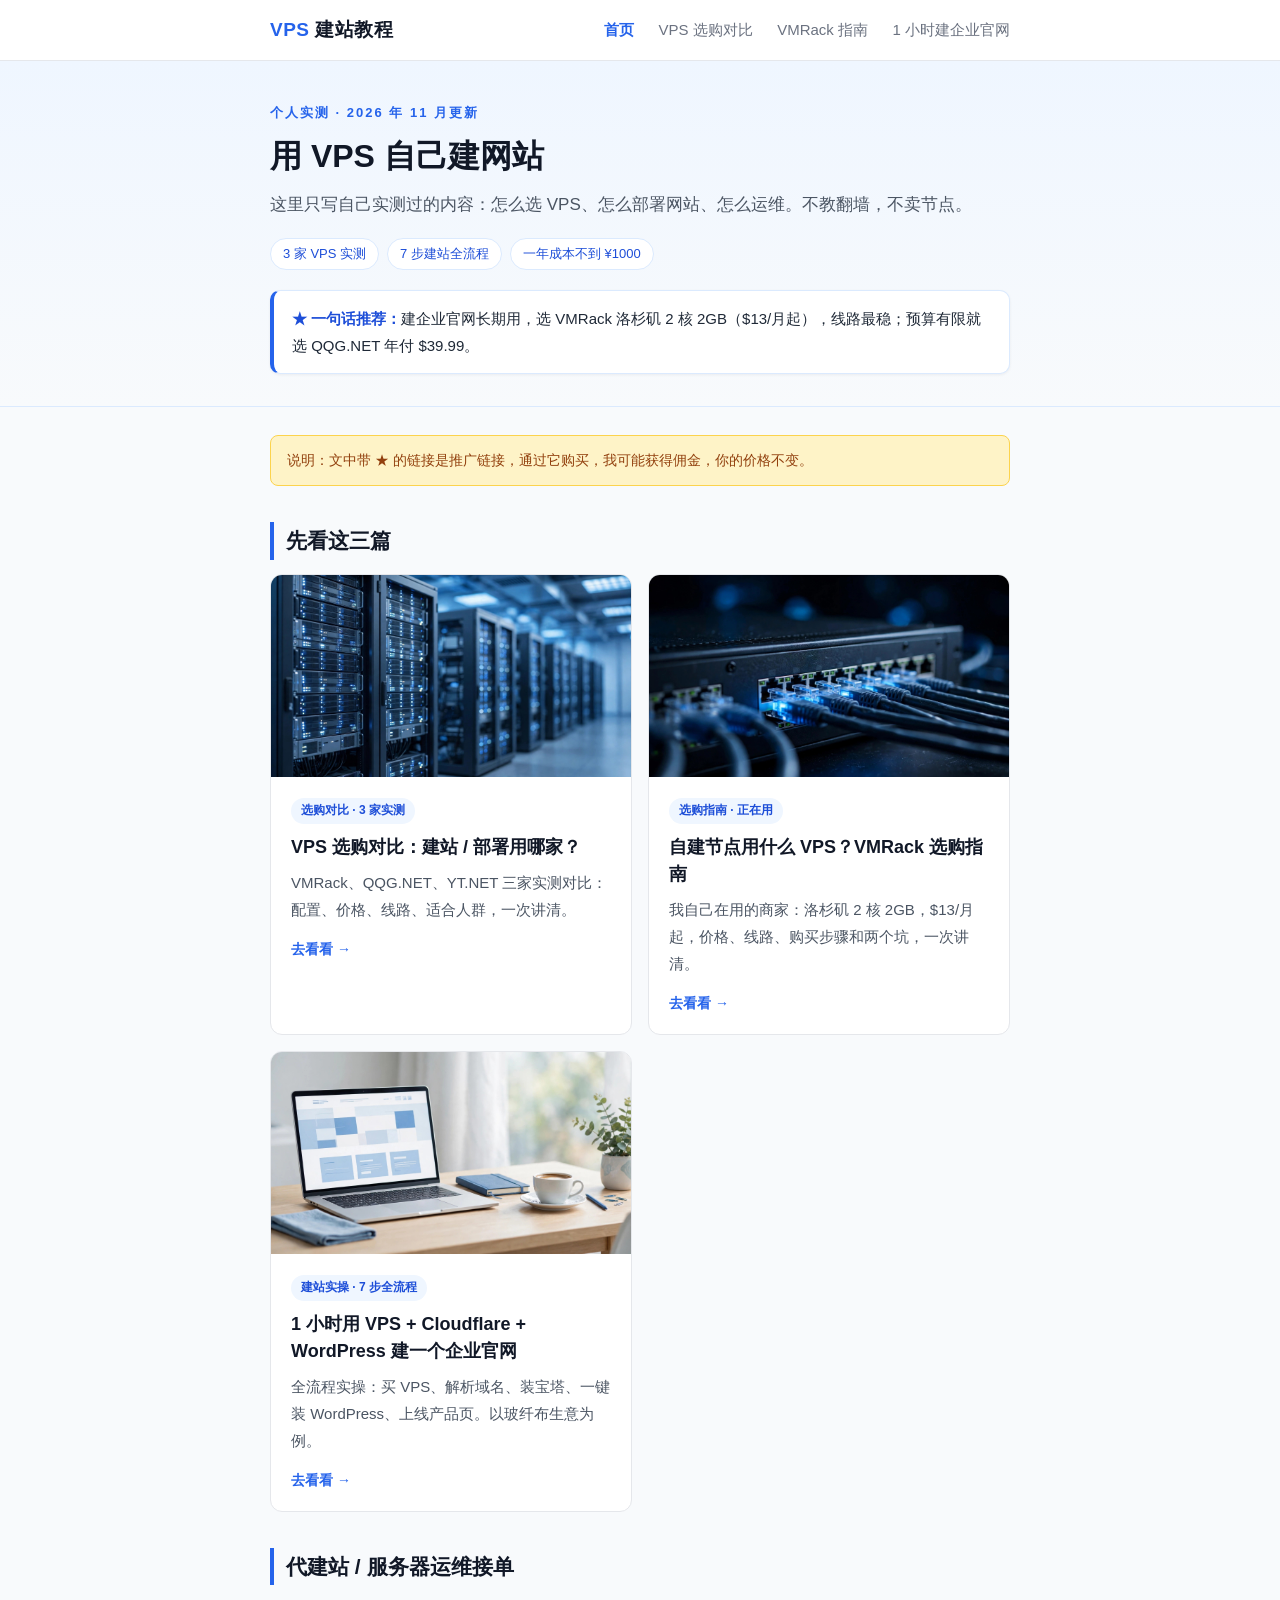
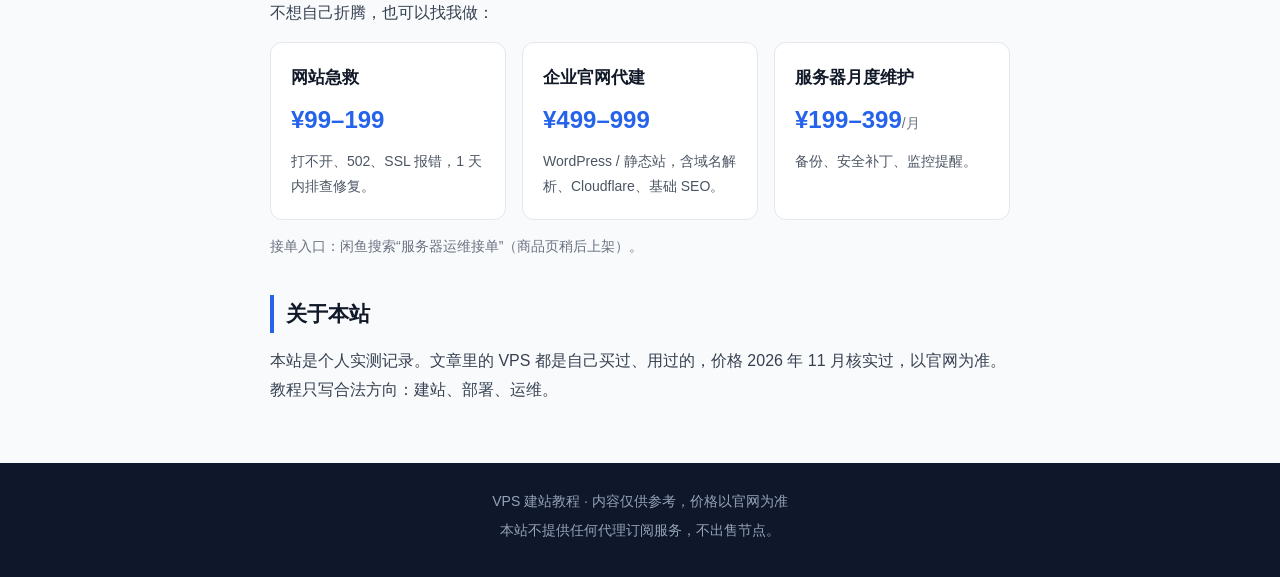
<file: public/index.html>
<!DOCTYPE html>
<html lang="zh-CN">
<head>
<meta charset="UTF-8">
<meta name="viewport" content="width=device-width, initial-scale=1.0">
<title>VPS 建站教程 | 用 VPS 自己建网站</title>
<meta name="description" content="只写自己实测过的内容：怎么选 VPS、怎么用 VPS + Cloudflare + WordPress 建网站、怎么运维。不教翻墙，不卖节点。">
<link rel="stylesheet" href="style.css">
</head>
<body>
<header class="site-header">
  <div class="wrap">
    <a class="logo" href="index.html"><span>VPS</span> 建站教程</a>
    <nav>
      <a href="index.html" class="active">首页</a>
      <a href="vps-compare.html">VPS 选购对比</a>
      <a href="vmrack-guide.html">VMRack 指南</a>
      <a href="wordpress-site-1hour.html">1 小时建企业官网</a>
    </nav>
  </div>
</header>

<section class="hero">
  <div class="wrap">
    <p class="eyebrow">个人实测 · 2026 年 11 月更新</p>
    <h1>用 VPS 自己建网站</h1>
    <p class="lead">这里只写自己实测过的内容：怎么选 VPS、怎么部署网站、怎么运维。不教翻墙，不卖节点。</p>
    <div class="chips">
      <span class="chip">3 家 VPS 实测</span>
      <span class="chip">7 步建站全流程</span>
      <span class="chip">一年成本不到 ¥1000</span>
    </div>
    <div class="pick-bar"><strong>★ 一句话推荐：</strong>建企业官网长期用，选 VMRack 洛杉矶 2 核 2GB（$13/月起），线路最稳；预算有限就选 QQG.NET 年付 $39.99。</div>
  </div>
</section>

<main>
  <div class="wrap">
    <div class="notice">
      说明：文中带 ★ 的链接是推广链接，通过它购买，我可能获得佣金，你的价格不变。
    </div>

    <h2>先看这三篇</h2>
    <div class="cards">
      <a class="card" href="vps-compare.html">
        <img class="cover" src="images/vps-compare-cover.jpg" alt="服务器机房" loading="lazy">
        <div class="card-body">
          <span class="tag">选购对比 · 3 家实测</span>
          <h3>VPS 选购对比：建站 / 部署用哪家？</h3>
          <p>VMRack、QQG.NET、YT.NET 三家实测对比：配置、价格、线路、适合人群，一次讲清。</p>
          <span class="more">去看看 →</span>
        </div>
      </a>
      <a class="card" href="vmrack-guide.html">
        <img class="cover" src="images/vmrack-guide-cover.jpg" alt="交换机与网线" loading="lazy">
        <div class="card-body">
          <span class="tag">选购指南 · 正在用</span>
          <h3>自建节点用什么 VPS？VMRack 选购指南</h3>
          <p>我自己在用的商家：洛杉矶 2 核 2GB，$13/月起，价格、线路、购买步骤和两个坑，一次讲清。</p>
          <span class="more">去看看 →</span>
        </div>
      </a>
      <a class="card" href="wordpress-site-1hour.html">
        <img class="cover" src="images/wordpress-cover.jpg" alt="在笔记本电脑上搭建企业官网" loading="lazy">
        <div class="card-body">
          <span class="tag">建站实操 · 7 步全流程</span>
          <h3>1 小时用 VPS + Cloudflare + WordPress 建一个企业官网</h3>
          <p>全流程实操：买 VPS、解析域名、装宝塔、一键装 WordPress、上线产品页。以玻纤布生意为例。</p>
          <span class="more">去看看 →</span>
        </div>
      </a>
    </div>

    <h2>代建站 / 服务器运维接单</h2>
    <p>不想自己折腾，也可以找我做：</p>
    <div class="services">
      <div class="service">
        <h3>网站急救</h3>
        <p class="price">¥99–199</p>
        <p>打不开、502、SSL 报错，1 天内排查修复。</p>
      </div>
      <div class="service">
        <h3>企业官网代建</h3>
        <p class="price">¥499–999</p>
        <p>WordPress / 静态站，含域名解析、Cloudflare、基础 SEO。</p>
      </div>
      <div class="service">
        <h3>服务器月度维护</h3>
        <p class="price">¥199–399<small>/月</small></p>
        <p>备份、安全补丁、监控提醒。</p>
      </div>
    </div>
    <p class="order-note">接单入口：闲鱼搜索“服务器运维接单”（商品页稍后上架）。</p>

    <h2>关于本站</h2>
    <p>本站是个人实测记录。文章里的 VPS 都是自己买过、用过的，价格 2026 年 11 月核实过，以官网为准。教程只写合法方向：建站、部署、运维。</p>
  </div>
</main>

<footer class="site-footer">
  <div class="wrap">
    <p>VPS 建站教程 · 内容仅供参考，价格以官网为准</p>
    <p>本站不提供任何代理订阅服务，不出售节点。</p>
  </div>
</footer>
</body>
</html>
</file>
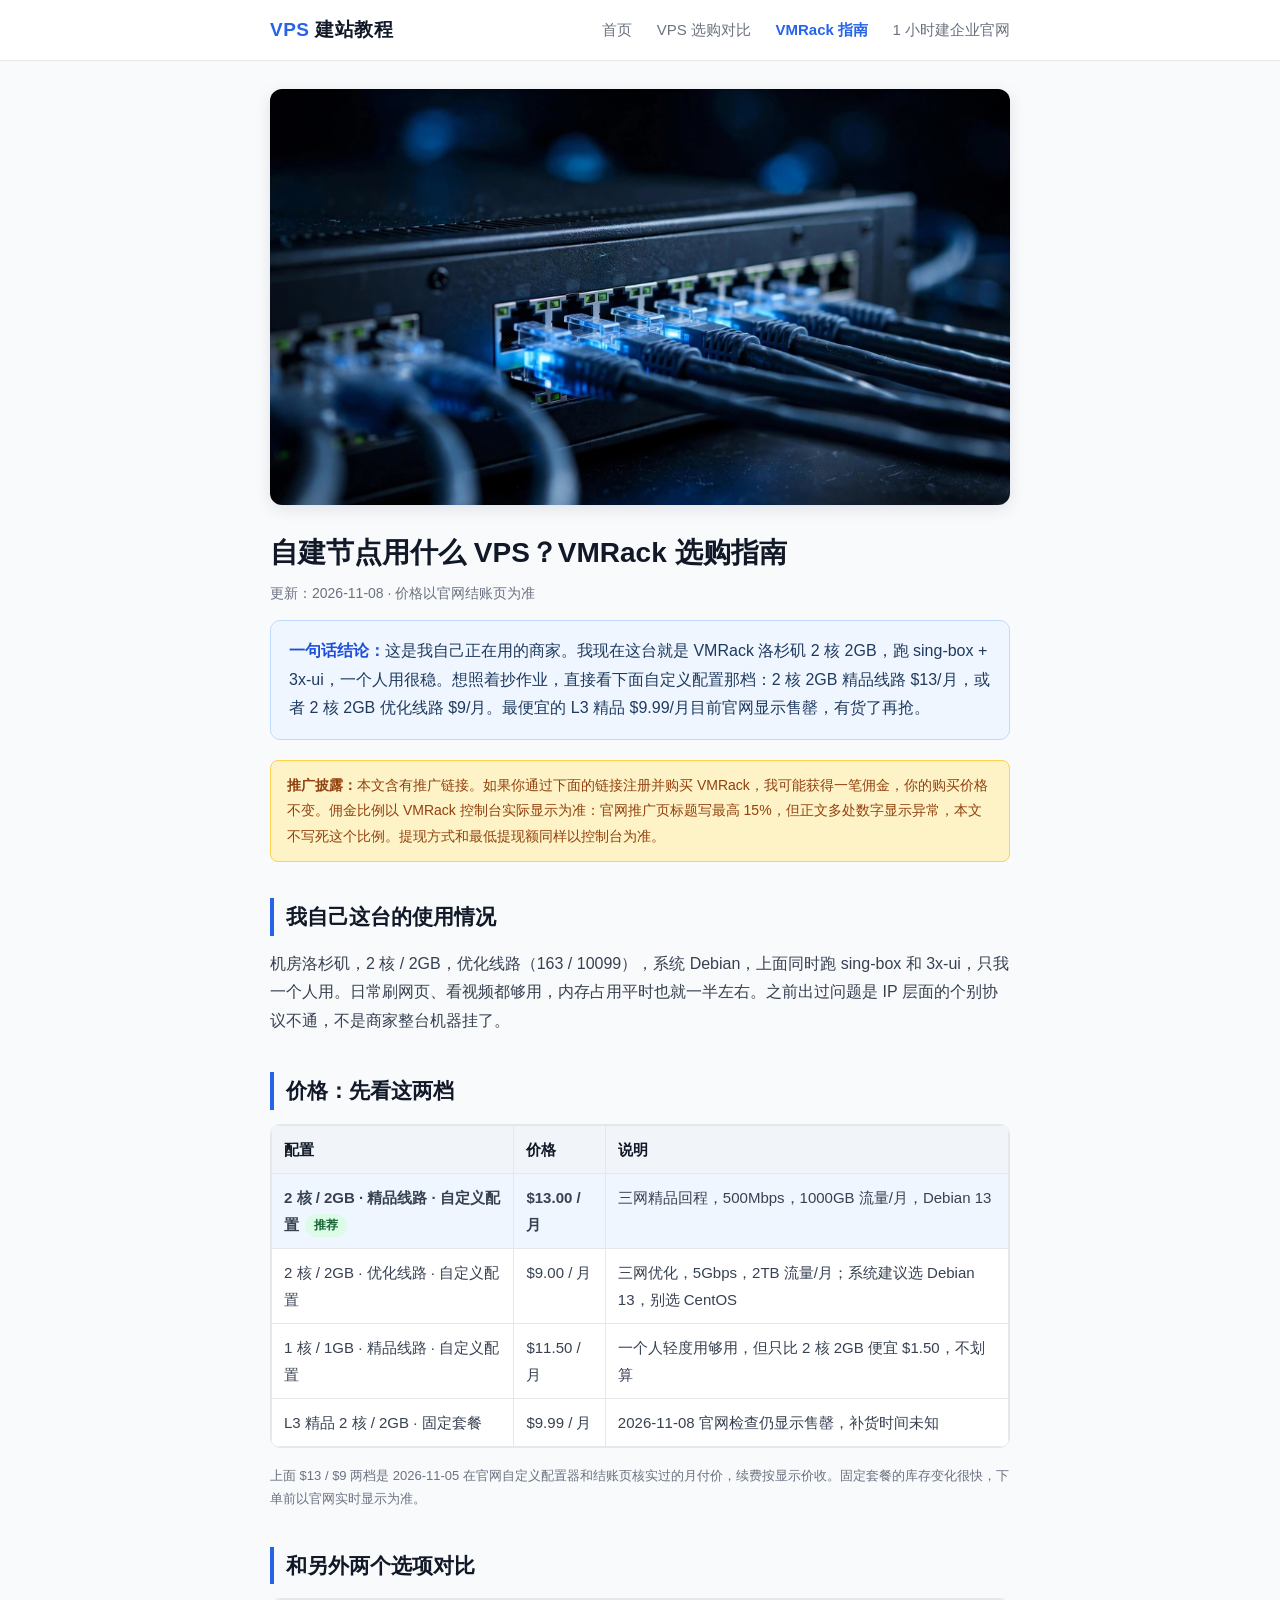
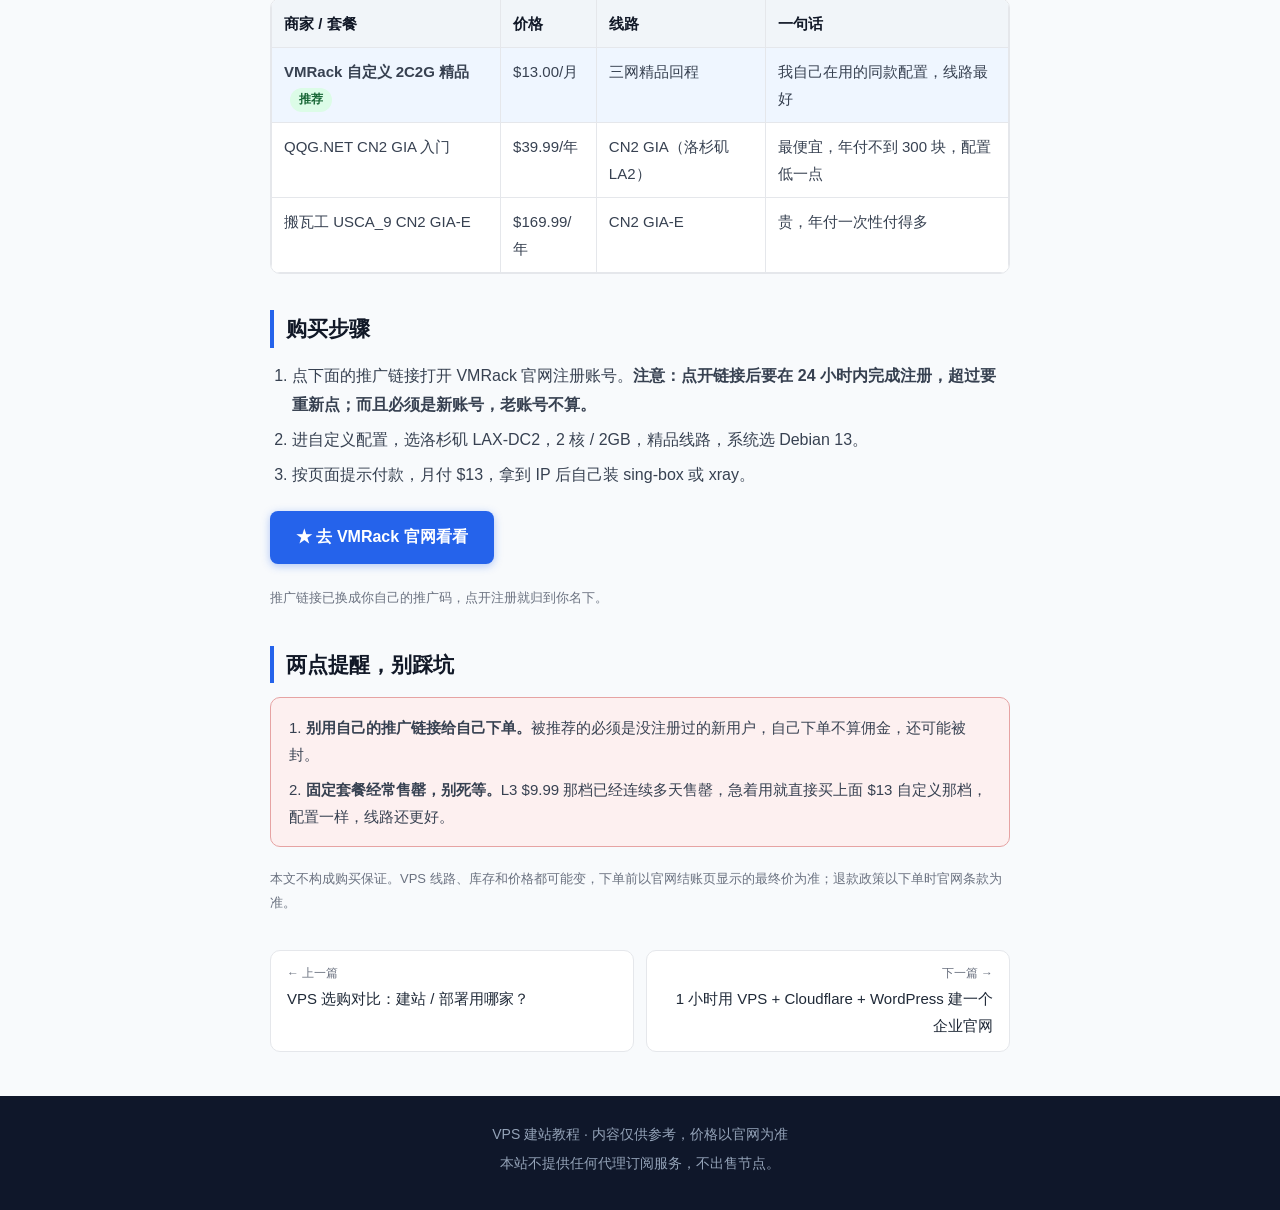
<file: public/vmrack-guide.html>
<!DOCTYPE html>
<html lang="zh-CN">
<head>
<meta charset="UTF-8">
<meta name="viewport" content="width=device-width, initial-scale=1.0">
<title>自建节点用什么 VPS？VMRack 选购指南 | VPS 建站教程</title>
<meta name="description" content="我自己正在用的商家：VMRack 洛杉矶 2 核 2GB，跑 sing-box + 3x-ui。价格、线路、购买步骤和两个坑，一次讲清。">
<link rel="stylesheet" href="style.css">
</head>
<body>
<header class="site-header">
  <div class="wrap">
    <a class="logo" href="index.html"><span>VPS</span> 建站教程</a>
    <nav>
      <a href="index.html">首页</a>
      <a href="vps-compare.html">VPS 选购对比</a>
      <a href="vmrack-guide.html" class="active">VMRack 指南</a>
      <a href="wordpress-site-1hour.html">1 小时建企业官网</a>
    </nav>
  </div>
</header>

<main>
  <div class="wrap">
    <img class="cover-banner" src="images/vmrack-guide-cover.jpg" alt="交换机与网线">
    <h1>自建节点用什么 VPS？VMRack 选购指南</h1>
    <p class="meta">更新：2026-11-08 · 价格以官网结账页为准</p>

    <div class="conclusion"><strong>一句话结论：</strong>这是我自己正在用的商家。我现在这台就是 VMRack 洛杉矶 2 核 2GB，跑 sing-box + 3x-ui，一个人用很稳。想照着抄作业，直接看下面自定义配置那档：2 核 2GB 精品线路 $13/月，或者 2 核 2GB 优化线路 $9/月。最便宜的 L3 精品 $9.99/月目前官网显示售罄，有货了再抢。</div>

    <div class="notice">
      <strong>推广披露：</strong>本文含有推广链接。如果你通过下面的链接注册并购买 VMRack，我可能获得一笔佣金，你的购买价格不变。佣金比例以 VMRack 控制台实际显示为准：官网推广页标题写最高 15%，但正文多处数字显示异常，本文不写死这个比例。提现方式和最低提现额同样以控制台为准。
    </div>

    <h2>我自己这台的使用情况</h2>
    <p>机房洛杉矶，2 核 / 2GB，优化线路（163 / 10099），系统 Debian，上面同时跑 sing-box 和 3x-ui，只我一个人用。日常刷网页、看视频都够用，内存占用平时也就一半左右。之前出过问题是 IP 层面的个别协议不通，不是商家整台机器挂了。</p>

    <h2>价格：先看这两档</h2>
    <div class="table-scroll">
    <table>
      <tr><th>配置</th><th>价格</th><th>说明</th></tr>
      <tr class="pick">
        <td><strong>2 核 / 2GB · 精品线路 · 自定义配置</strong><span class="badge">推荐</span></td>
        <td><strong>$13.00 / 月</strong></td>
        <td>三网精品回程，500Mbps，1000GB 流量/月，Debian 13</td>
      </tr>
      <tr>
        <td>2 核 / 2GB · 优化线路 · 自定义配置</td>
        <td>$9.00 / 月</td>
        <td>三网优化，5Gbps，2TB 流量/月；系统建议选 Debian 13，别选 CentOS</td>
      </tr>
      <tr>
        <td>1 核 / 1GB · 精品线路 · 自定义配置</td>
        <td>$11.50 / 月</td>
        <td>一个人轻度用够用，但只比 2 核 2GB 便宜 $1.50，不划算</td>
      </tr>
      <tr>
        <td>L3 精品 2 核 / 2GB · 固定套餐</td>
        <td>$9.99 / 月</td>
        <td>2026-11-08 官网检查仍显示售罄，补货时间未知</td>
      </tr>
    </table>
    </div>
    <p class="small">上面 $13 / $9 两档是 2026-11-05 在官网自定义配置器和结账页核实过的月付价，续费按显示价收。固定套餐的库存变化很快，下单前以官网实时显示为准。</p>

    <h2>和另外两个选项对比</h2>
    <div class="table-scroll">
    <table>
      <tr><th>商家 / 套餐</th><th>价格</th><th>线路</th><th>一句话</th></tr>
      <tr class="pick">
        <td><strong>VMRack 自定义 2C2G 精品</strong><span class="badge">推荐</span></td>
        <td>$13.00/月</td>
        <td>三网精品回程</td>
        <td>我自己在用的同款配置，线路最好</td>
      </tr>
      <tr>
        <td>QQG.NET CN2 GIA 入门</td>
        <td>$39.99/年</td>
        <td>CN2 GIA（洛杉矶 LA2）</td>
        <td>最便宜，年付不到 300 块，配置低一点</td>
      </tr>
      <tr>
        <td>搬瓦工 USCA_9 CN2 GIA-E</td>
        <td>$169.99/年</td>
        <td>CN2 GIA-E</td>
        <td>贵，年付一次性付得多</td>
      </tr>
    </table>
    </div>

    <h2>购买步骤</h2>
    <ol>
      <li>点下面的推广链接打开 VMRack 官网注册账号。<strong>注意：点开链接后要在 24 小时内完成注册，超过要重新点；而且必须是新账号，老账号不算。</strong></li>
      <li>进自定义配置，选洛杉矶 LAX-DC2，2 核 / 2GB，精品线路，系统选 Debian 13。</li>
      <li>按页面提示付款，月付 $13，拿到 IP 后自己装 sing-box 或 xray。</li>
    </ol>

    <p><a class="btn" href="https://www.vmrack.net?ref_code=5vLTWk6Bc1M" rel="sponsored" target="_blank">★ 去 VMRack 官网看看</a></p>
    <p class="small">推广链接已换成你自己的推广码，点开注册就归到你名下。</p>

    <h2>两点提醒，别踩坑</h2>
    <div class="warn">
      <p>1. <strong>别用自己的推广链接给自己下单。</strong>被推荐的必须是没注册过的新用户，自己下单不算佣金，还可能被封。</p>
      <p>2. <strong>固定套餐经常售罄，别死等。</strong>L3 $9.99 那档已经连续多天售罄，急着用就直接买上面 $13 自定义那档，配置一样，线路还更好。</p>
    </div>

    <p class="small">本文不构成购买保证。VPS 线路、库存和价格都可能变，下单前以官网结账页显示的最终价为准；退款政策以下单时官网条款为准。</p>

    <div class="pager">
      <a href="vps-compare.html"><span>← 上一篇</span>VPS 选购对比：建站 / 部署用哪家？</a>
      <a class="next" href="wordpress-site-1hour.html"><span>下一篇 →</span>1 小时用 VPS + Cloudflare + WordPress 建一个企业官网</a>
    </div>
  </div>
</main>

<footer class="site-footer">
  <div class="wrap">
    <p>VPS 建站教程 · 内容仅供参考，价格以官网为准</p>
    <p>本站不提供任何代理订阅服务，不出售节点。</p>
  </div>
</footer>
</body>
</html>
</file>
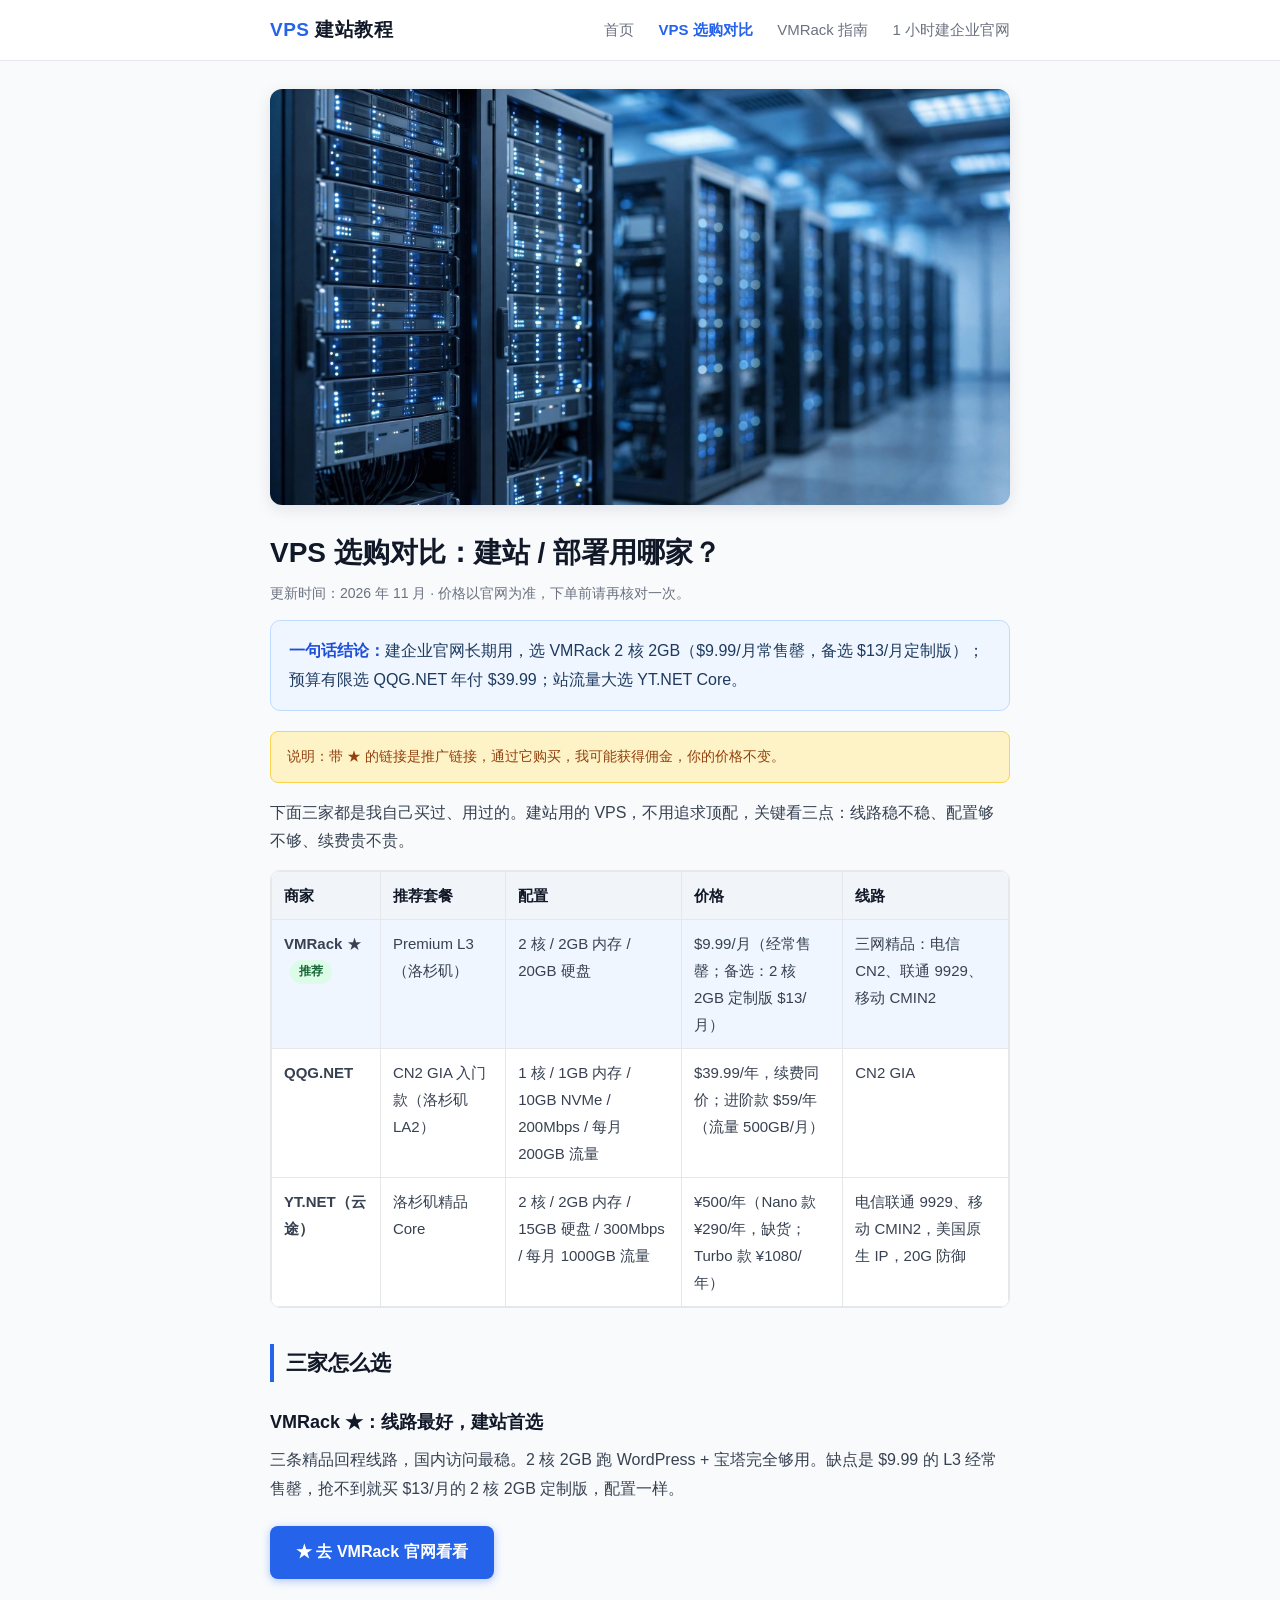
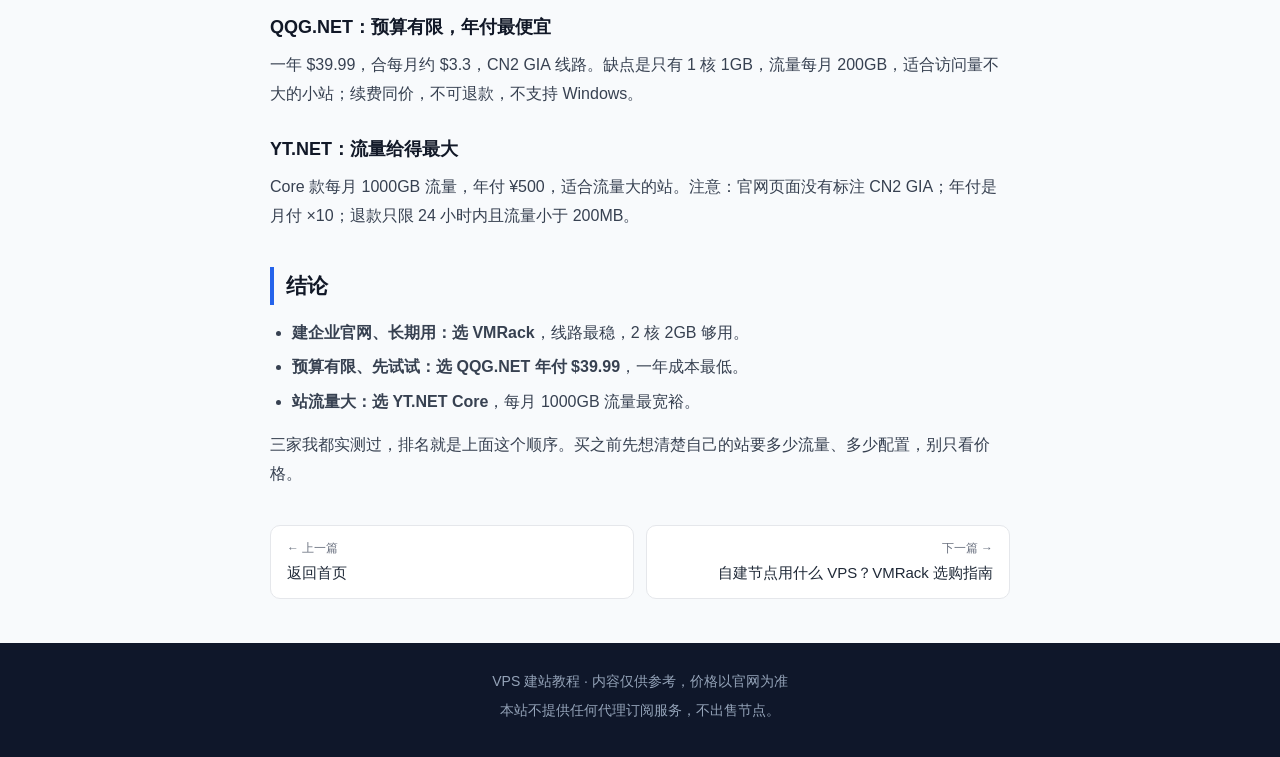
<file: public/vps-compare.html>
<!DOCTYPE html>
<html lang="zh-CN">
<head>
<meta charset="UTF-8">
<meta name="viewport" content="width=device-width, initial-scale=1.0">
<title>VPS 选购对比：建站 / 部署用哪家？| VPS 建站教程</title>
<meta name="description" content="VMRack、QQG.NET、YT.NET 三家实测对比：配置、价格、线路、适合人群。">
<link rel="stylesheet" href="style.css">
</head>
<body>
<header class="site-header">
  <div class="wrap">
    <a class="logo" href="index.html"><span>VPS</span> 建站教程</a>
    <nav>
      <a href="index.html">首页</a>
      <a href="vps-compare.html" class="active">VPS 选购对比</a>
      <a href="vmrack-guide.html">VMRack 指南</a>
      <a href="wordpress-site-1hour.html">1 小时建企业官网</a>
    </nav>
  </div>
</header>

<main>
  <div class="wrap">
    <img class="cover-banner" src="images/vps-compare-cover.jpg" alt="服务器机房">
    <h1>VPS 选购对比：建站 / 部署用哪家？</h1>
    <p class="meta">更新时间：2026 年 11 月 · 价格以官网为准，下单前请再核对一次。</p>

    <div class="conclusion"><strong>一句话结论：</strong>建企业官网长期用，选 VMRack 2 核 2GB（$9.99/月常售罄，备选 $13/月定制版）；预算有限选 QQG.NET 年付 $39.99；站流量大选 YT.NET Core。</div>

    <div class="notice">
      说明：带 ★ 的链接是推广链接，通过它购买，我可能获得佣金，你的价格不变。
    </div>

    <p>下面三家都是我自己买过、用过的。建站用的 VPS，不用追求顶配，关键看三点：线路稳不稳、配置够不够、续费贵不贵。</p>

    <div class="table-scroll">
    <table>
      <tr><th>商家</th><th>推荐套餐</th><th>配置</th><th>价格</th><th>线路</th></tr>
      <tr class="pick">
        <td><strong>VMRack</strong> ★<span class="badge">推荐</span></td>
        <td>Premium L3（洛杉矶）</td>
        <td>2 核 / 2GB 内存 / 20GB 硬盘</td>
        <td>$9.99/月（经常售罄；备选：2 核 2GB 定制版 $13/月）</td>
        <td>三网精品：电信 CN2、联通 9929、移动 CMIN2</td>
      </tr>
      <tr>
        <td><strong>QQG.NET</strong></td>
        <td>CN2 GIA 入门款（洛杉矶 LA2）</td>
        <td>1 核 / 1GB 内存 / 10GB NVMe / 200Mbps / 每月 200GB 流量</td>
        <td>$39.99/年，续费同价；进阶款 $59/年（流量 500GB/月）</td>
        <td>CN2 GIA</td>
      </tr>
      <tr>
        <td><strong>YT.NET（云途）</strong></td>
        <td>洛杉矶精品 Core</td>
        <td>2 核 / 2GB 内存 / 15GB 硬盘 / 300Mbps / 每月 1000GB 流量</td>
        <td>¥500/年（Nano 款 ¥290/年，缺货；Turbo 款 ¥1080/年）</td>
        <td>电信联通 9929、移动 CMIN2，美国原生 IP，20G 防御</td>
      </tr>
    </table>
    </div>

    <h2>三家怎么选</h2>

    <h3>VMRack ★：线路最好，建站首选</h3>
    <p>三条精品回程线路，国内访问最稳。2 核 2GB 跑 WordPress + 宝塔完全够用。缺点是 $9.99 的 L3 经常售罄，抢不到就买 $13/月的 2 核 2GB 定制版，配置一样。</p>
    <p><a class="btn" href="https://www.vmrack.net?ref_code=5vLTWk6Bc1M" rel="sponsored" target="_blank">★ 去 VMRack 官网看看</a></p>

    <h3>QQG.NET：预算有限，年付最便宜</h3>
    <p>一年 $39.99，合每月约 $3.3，CN2 GIA 线路。缺点是只有 1 核 1GB，流量每月 200GB，适合访问量不大的小站；续费同价，不可退款，不支持 Windows。</p>

    <h3>YT.NET：流量给得最大</h3>
    <p>Core 款每月 1000GB 流量，年付 ¥500，适合流量大的站。注意：官网页面没有标注 CN2 GIA；年付是月付 ×10；退款只限 24 小时内且流量小于 200MB。</p>

    <h2>结论</h2>
    <ul>
      <li><strong>建企业官网、长期用：选 VMRack</strong>，线路最稳，2 核 2GB 够用。</li>
      <li><strong>预算有限、先试试：选 QQG.NET 年付 $39.99</strong>，一年成本最低。</li>
      <li><strong>站流量大：选 YT.NET Core</strong>，每月 1000GB 流量最宽裕。</li>
    </ul>
    <p>三家我都实测过，排名就是上面这个顺序。买之前先想清楚自己的站要多少流量、多少配置，别只看价格。</p>

    <div class="pager">
      <a href="index.html"><span>← 上一篇</span>返回首页</a>
      <a class="next" href="vmrack-guide.html"><span>下一篇 →</span>自建节点用什么 VPS？VMRack 选购指南</a>
    </div>
  </div>
</main>

<footer class="site-footer">
  <div class="wrap">
    <p>VPS 建站教程 · 内容仅供参考，价格以官网为准</p>
    <p>本站不提供任何代理订阅服务，不出售节点。</p>
  </div>
</footer>
</body>
</html>
</file>
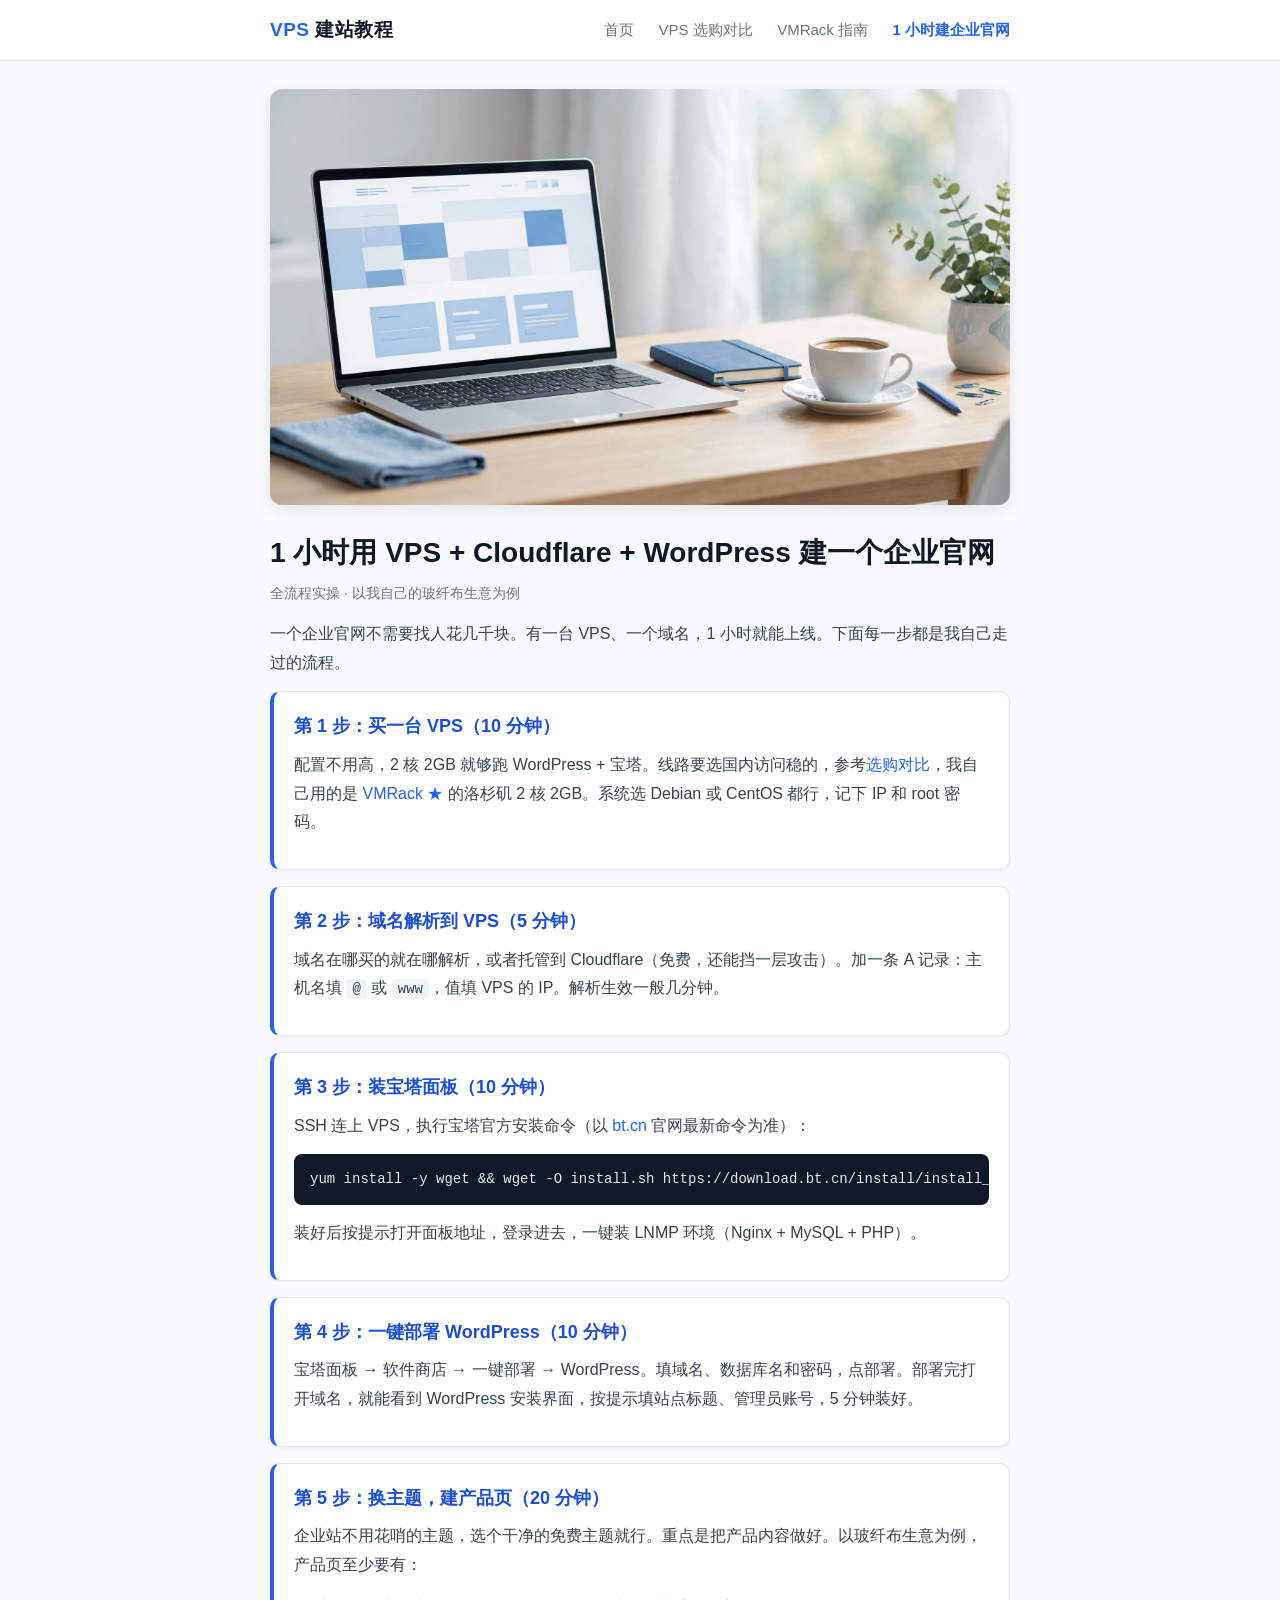
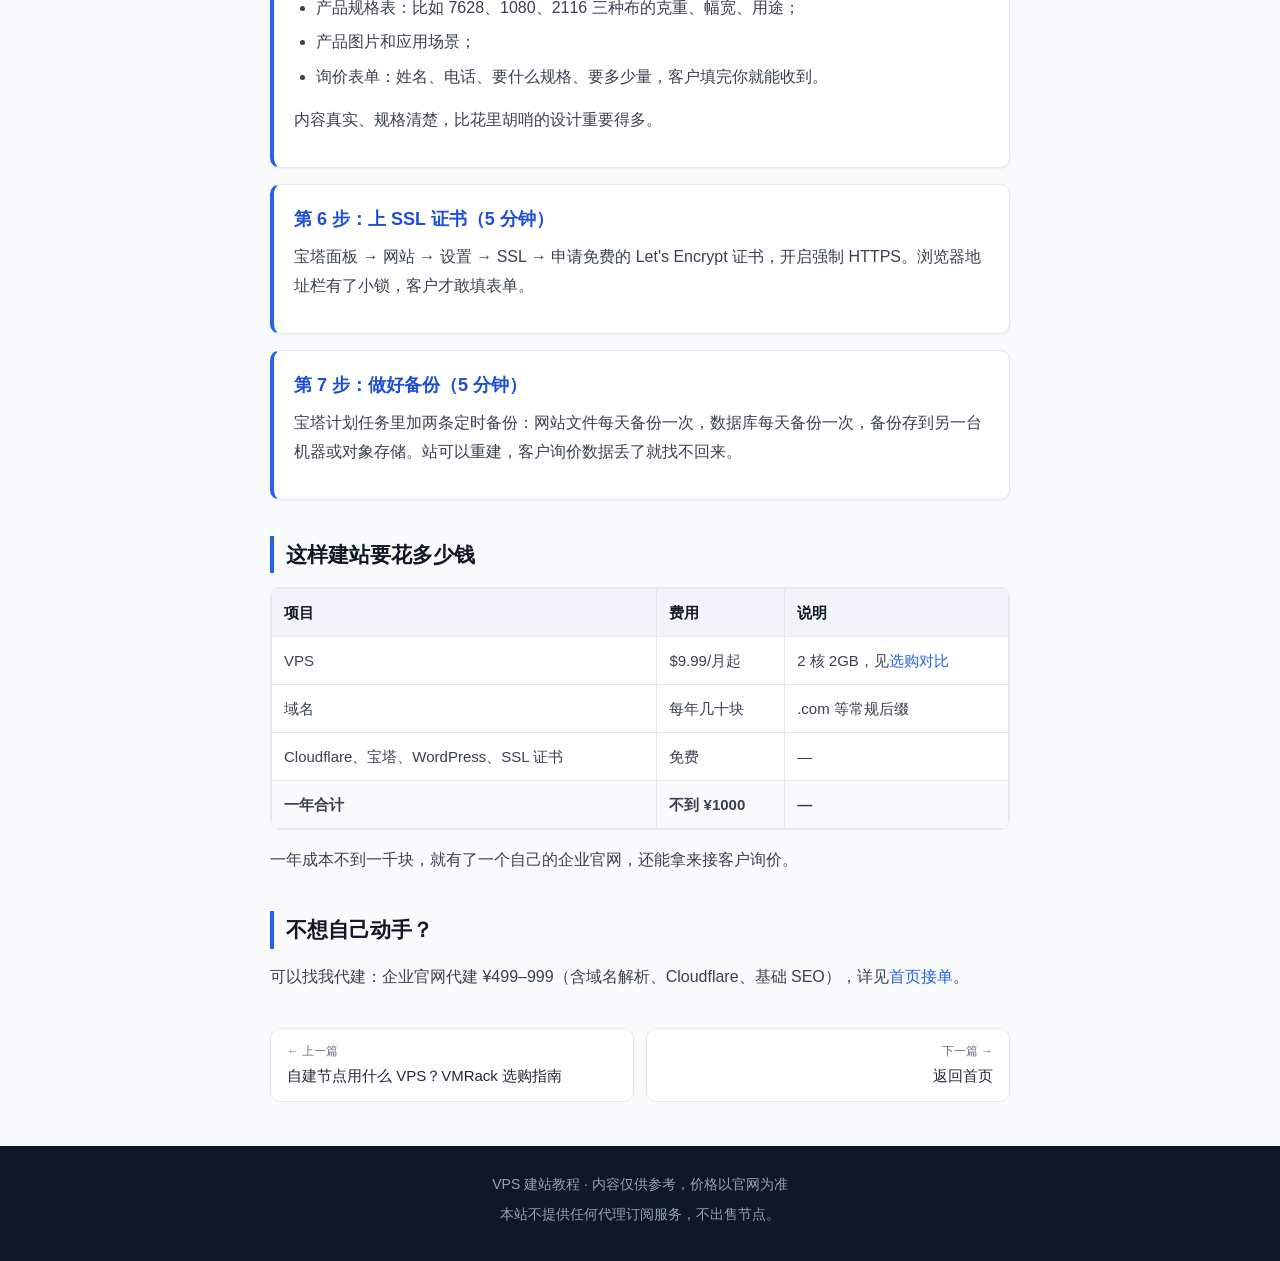
<file: public/wordpress-site-1hour.html>
<!DOCTYPE html>
<html lang="zh-CN">
<head>
<meta charset="UTF-8">
<meta name="viewport" content="width=device-width, initial-scale=1.0">
<title>1 小时用 VPS + Cloudflare + WordPress 建一个企业官网 | VPS 建站教程</title>
<meta name="description" content="全流程实操：买 VPS、解析域名、装宝塔、一键装 WordPress、上线产品页。以玻纤布生意为例。">
<link rel="stylesheet" href="style.css">
</head>
<body>
<header class="site-header">
  <div class="wrap">
    <a class="logo" href="index.html"><span>VPS</span> 建站教程</a>
    <nav>
      <a href="index.html">首页</a>
      <a href="vps-compare.html">VPS 选购对比</a>
      <a href="vmrack-guide.html">VMRack 指南</a>
      <a href="wordpress-site-1hour.html" class="active">1 小时建企业官网</a>
    </nav>
  </div>
</header>

<main>
  <div class="wrap">
    <img class="cover-banner" src="images/wordpress-cover.jpg" alt="在笔记本电脑上搭建企业官网">
    <h1>1 小时用 VPS + Cloudflare + WordPress 建一个企业官网</h1>
    <p class="meta">全流程实操 · 以我自己的玻纤布生意为例</p>
    <p>一个企业官网不需要找人花几千块。有一台 VPS、一个域名，1 小时就能上线。下面每一步都是我自己走过的流程。</p>

    <div class="step">
      <h3>第 1 步：买一台 VPS（10 分钟）</h3>
      <p>配置不用高，2 核 2GB 就够跑 WordPress + 宝塔。线路要选国内访问稳的，参考<a href="vps-compare.html">选购对比</a>，我自己用的是 <a href="https://www.vmrack.net?ref_code=5vLTWk6Bc1M" rel="sponsored" target="_blank">VMRack ★</a> 的洛杉矶 2 核 2GB。系统选 Debian 或 CentOS 都行，记下 IP 和 root 密码。</p>
    </div>

    <div class="step">
      <h3>第 2 步：域名解析到 VPS（5 分钟）</h3>
      <p>域名在哪买的就在哪解析，或者托管到 Cloudflare（免费，还能挡一层攻击）。加一条 A 记录：主机名填 <code>@</code> 或 <code>www</code>，值填 VPS 的 IP。解析生效一般几分钟。</p>
    </div>

    <div class="step">
      <h3>第 3 步：装宝塔面板（10 分钟）</h3>
      <p>SSH 连上 VPS，执行宝塔官方安装命令（以 <a href="https://www.bt.cn/" target="_blank">bt.cn</a> 官网最新命令为准）：</p>
      <pre><code>yum install -y wget &amp;&amp; wget -O install.sh https://download.bt.cn/install/install_6.0.sh &amp;&amp; sh install.sh ed8484bec</code></pre>
      <p>装好后按提示打开面板地址，登录进去，一键装 LNMP 环境（Nginx + MySQL + PHP）。</p>
    </div>

    <div class="step">
      <h3>第 4 步：一键部署 WordPress（10 分钟）</h3>
      <p>宝塔面板 → 软件商店 → 一键部署 → WordPress。填域名、数据库名和密码，点部署。部署完打开域名，就能看到 WordPress 安装界面，按提示填站点标题、管理员账号，5 分钟装好。</p>
    </div>

    <div class="step">
      <h3>第 5 步：换主题，建产品页（20 分钟）</h3>
      <p>企业站不用花哨的主题，选个干净的免费主题就行。重点是把产品内容做好。以玻纤布生意为例，产品页至少要有：</p>
      <ul>
        <li>产品规格表：比如 7628、1080、2116 三种布的克重、幅宽、用途；</li>
        <li>产品图片和应用场景；</li>
        <li>询价表单：姓名、电话、要什么规格、要多少量，客户填完你就能收到。</li>
      </ul>
      <p>内容真实、规格清楚，比花里胡哨的设计重要得多。</p>
    </div>

    <div class="step">
      <h3>第 6 步：上 SSL 证书（5 分钟）</h3>
      <p>宝塔面板 → 网站 → 设置 → SSL → 申请免费的 Let's Encrypt 证书，开启强制 HTTPS。浏览器地址栏有了小锁，客户才敢填表单。</p>
    </div>

    <div class="step">
      <h3>第 7 步：做好备份（5 分钟）</h3>
      <p>宝塔计划任务里加两条定时备份：网站文件每天备份一次，数据库每天备份一次，备份存到另一台机器或对象存储。站可以重建，客户询价数据丢了就找不回来。</p>
    </div>

    <h2>这样建站要花多少钱</h2>
    <div class="table-scroll">
    <table>
      <tr><th>项目</th><th>费用</th><th>说明</th></tr>
      <tr><td>VPS</td><td>$9.99/月起</td><td>2 核 2GB，见<a href="vps-compare.html">选购对比</a></td></tr>
      <tr><td>域名</td><td>每年几十块</td><td>.com 等常规后缀</td></tr>
      <tr><td>Cloudflare、宝塔、WordPress、SSL 证书</td><td>免费</td><td>—</td></tr>
      <tr class="total"><td>一年合计</td><td>不到 ¥1000</td><td>—</td></tr>
    </table>
    </div>
    <p>一年成本不到一千块，就有了一个自己的企业官网，还能拿来接客户询价。</p>

    <h2>不想自己动手？</h2>
    <p>可以找我代建：企业官网代建 ¥499–999（含域名解析、Cloudflare、基础 SEO），详见<a href="index.html">首页接单</a>。</p>

    <div class="pager">
      <a href="vmrack-guide.html"><span>← 上一篇</span>自建节点用什么 VPS？VMRack 选购指南</a>
      <a class="next" href="index.html"><span>下一篇 →</span>返回首页</a>
    </div>
  </div>
</main>

<footer class="site-footer">
  <div class="wrap">
    <p>VPS 建站教程 · 内容仅供参考，价格以官网为准</p>
    <p>本站不提供任何代理订阅服务，不出售节点。</p>
  </div>
</footer>
</body>
</html>
</file>
<file: public/style.css>
* { box-sizing: border-box; }
body {
  margin: 0;
  font-family: -apple-system, BlinkMacSystemFont, "PingFang SC", "Hiragino Sans GB", "Microsoft YaHei", sans-serif;
  color: #374151;
  background: #f8fafc;
  line-height: 1.8;
  font-size: 16px;
}
a { color: #2563eb; text-decoration: none; }
a:hover { text-decoration: underline; }
.wrap { max-width: 780px; margin: 0 auto; padding: 0 20px; }

/* ---- header ---- */
.site-header {
  background: #fff;
  border-bottom: 1px solid #e5e7eb;
  position: sticky;
  top: 0;
  z-index: 10;
}
.site-header .wrap {
  display: flex;
  align-items: center;
  justify-content: space-between;
  flex-wrap: wrap;
  padding-top: 13px;
  padding-bottom: 13px;
}
.logo { color: #111827; font-size: 19px; font-weight: 800; letter-spacing: .5px; }
.logo span { color: #2563eb; }
.logo:hover { text-decoration: none; }
.site-header nav a { color: #6b7280; margin-left: 20px; font-size: 15px; }
.site-header nav a:hover { color: #111827; text-decoration: none; }
.site-header nav a.active { color: #2563eb; font-weight: 700; }

/* ---- hero ---- */
.hero {
  background: linear-gradient(180deg, #eff6ff 0%, #f8fafc 100%);
  border-bottom: 1px solid #dbeafe;
  padding: 40px 0 32px;
  margin-bottom: 28px;
}
.hero .eyebrow {
  color: #2563eb;
  font-size: 13px;
  font-weight: 700;
  letter-spacing: 2px;
  margin: 0 0 10px;
}
.hero h1 { font-size: 32px; line-height: 1.35; margin: 0 0 12px; color: #111827; }
.hero p.lead { color: #4b5563; font-size: 17px; margin: 0 0 18px; }
.chips { display: flex; flex-wrap: wrap; gap: 8px; margin: 0 0 20px; }
.chip {
  background: #fff;
  border: 1px solid #dbeafe;
  color: #1d4ed8;
  font-size: 13px;
  border-radius: 999px;
  padding: 3px 12px;
}
.pick-bar {
  background: #fff;
  border: 1px solid #dbeafe;
  border-left: 4px solid #2563eb;
  border-radius: 10px;
  padding: 14px 18px;
  font-size: 15px;
  color: #1f2937;
  box-shadow: 0 1px 3px rgba(15, 23, 42, .06);
}
.pick-bar strong { color: #1d4ed8; }

main { padding: 0 0 44px; }
main .wrap > h1 { color: #111827; font-size: 28px; line-height: 1.4; margin: 28px 0 8px; }
h2 {
  font-size: 21px;
  color: #111827;
  margin: 36px 0 14px;
  border-left: 4px solid #2563eb;
  padding-left: 12px;
}
h3 { font-size: 18px; margin: 24px 0 8px; color: #111827; }
p { margin: 0 0 14px; }
ul, ol { margin: 0 0 14px; padding-left: 22px; }
li { margin-bottom: 6px; }

.notice {
  background: #fef3c7;
  border: 1px solid #fcd34d;
  border-radius: 8px;
  padding: 12px 16px;
  font-size: 14px;
  color: #92400e;
  margin: 0 0 16px;
}
.conclusion {
  background: #eff6ff;
  border: 1px solid #bfdbfe;
  border-radius: 10px;
  padding: 16px 18px;
  margin: 0 0 20px;
  color: #1e3a5f;
}
.conclusion strong { color: #1d4ed8; }
.warn {
  background: #fdf0f0;
  border: 1px solid #e6a3a3;
  border-radius: 10px;
  padding: 16px 18px;
  margin: 0 0 20px;
  font-size: 15px;
}
.warn p { margin: 0 0 8px; }
.warn p:last-child { margin-bottom: 0; }

/* ---- article cards (home) ---- */
.cards { display: grid; grid-template-columns: repeat(auto-fit, minmax(240px, 1fr)); gap: 16px; }
.card {
  display: block;
  background: #fff;
  border: 1px solid #e5e7eb;
  border-radius: 12px;
  padding: 0;
  overflow: hidden;
  color: #374151;
  transition: box-shadow .15s, border-color .15s, transform .15s;
}
.card:hover {
  text-decoration: none;
  border-color: #2563eb;
  box-shadow: 0 6px 20px rgba(37, 99, 235, .12);
  transform: translateY(-2px);
}
.card img.cover { display: block; width: 100%; aspect-ratio: 16 / 9; object-fit: cover; }
.card-body { padding: 18px 20px 16px; }
.card .tag {
  display: inline-block;
  background: #eff6ff;
  color: #1d4ed8;
  font-size: 12px;
  font-weight: 700;
  border-radius: 999px;
  padding: 2px 10px;
  margin-bottom: 10px;
}
.card h3 { margin: 0 0 8px; color: #111827; font-size: 18px; line-height: 1.5; }
.card p { color: #4b5563; margin: 0 0 12px; font-size: 15px; }
.card .more { color: #2563eb; font-size: 14px; font-weight: 700; }

/* ---- article cover banner ---- */
.cover-banner {
  display: block;
  width: 100%;
  aspect-ratio: 16 / 9;
  object-fit: cover;
  border-radius: 12px;
  margin: 28px 0 0;
  box-shadow: 0 4px 16px rgba(15, 23, 42, .10);
}

/* ---- prev / next nav ---- */
.pager {
  display: flex;
  justify-content: space-between;
  gap: 12px;
  margin: 36px 0 0;
  flex-wrap: wrap;
}
.pager a {
  display: block;
  background: #fff;
  border: 1px solid #e5e7eb;
  border-radius: 10px;
  padding: 12px 16px;
  font-size: 15px;
  color: #1f2937;
  flex: 1 1 200px;
}
.pager a:hover { border-color: #2563eb; text-decoration: none; }
.pager a span { display: block; font-size: 12px; color: #6b7280; }
.pager a.next { text-align: right; }

/* ---- service cards (home) ---- */
.services { display: grid; grid-template-columns: 1fr 1fr 1fr; gap: 16px; }
.service {
  background: #fff;
  border: 1px solid #e5e7eb;
  border-radius: 12px;
  padding: 20px;
  transition: box-shadow .15s, border-color .15s;
}
.service:hover { border-color: #2563eb; box-shadow: 0 6px 20px rgba(37, 99, 235, .10); }
.service h3 { margin: 0 0 4px; font-size: 17px; }
.service .price { color: #2563eb; font-size: 24px; font-weight: 800; margin: 0 0 8px; }
.service .price small { font-size: 14px; font-weight: 400; color: #6b7280; }
.service p { color: #4b5563; font-size: 14px; margin: 0; }
.order-note { color: #6b7280; font-size: 14px; margin-top: 14px; }

/* ---- tables ---- */
.table-scroll { overflow-x: auto; margin: 0 0 16px; border-radius: 10px; border: 1px solid #e5e7eb; }
.table-scroll table { margin: 0; border: 0; }
table { width: 100%; border-collapse: collapse; margin: 0 0 16px; font-size: 15px; background: #fff; }
th, td { border: 1px solid #e5e7eb; padding: 10px 12px; text-align: left; vertical-align: top; }
th { background: #f1f5f9; color: #111827; }
tr.pick td { background: #eff6ff; }
.badge {
  display: inline-block;
  background: #dcfce7;
  color: #166534;
  font-size: 12px;
  font-weight: 700;
  border-radius: 999px;
  padding: 1px 9px;
  margin-left: 6px;
  vertical-align: 1px;
}
.total td { font-weight: 700; background: #f8fafc; }

/* ---- buttons ---- */
.btn {
  display: inline-block;
  background: #2563eb;
  color: #fff;
  padding: 12px 26px;
  border-radius: 8px;
  font-weight: 700;
  margin: 8px 0;
  box-shadow: 0 2px 8px rgba(37, 99, 235, .35);
}
.btn:hover { text-decoration: none; background: #1d4ed8; color: #fff; }

code {
  background: #f1f5f9;
  padding: 2px 6px;
  border-radius: 4px;
  font-size: 14px;
  word-break: break-all;
}
pre {
  background: #111827;
  color: #e5e7eb;
  padding: 14px 16px;
  border-radius: 8px;
  overflow-x: auto;
  font-size: 14px;
  line-height: 1.6;
}
pre code { background: none; padding: 0; color: inherit; }
.step {
  background: #fff;
  border: 1px solid #e5e7eb;
  border-left: 4px solid #2563eb;
  border-radius: 10px;
  padding: 18px 20px;
  margin-bottom: 16px;
  box-shadow: 0 1px 3px rgba(15, 23, 42, .05);
}
.step h3 { margin-top: 0; color: #1d4ed8; }
.meta { color: #6b7280; font-size: 14px; }
.small { font-size: 13px; color: #6b7280; }

.site-footer {
  background: #0f172a;
  color: #94a3b8;
  font-size: 14px;
  padding: 26px 0 30px;
  text-align: center;
}
.site-footer p { margin: 0 0 4px; }

@media (max-width: 640px) {
  .hero { padding: 30px 0 24px; }
  .hero h1 { font-size: 26px; }
  main .wrap > h1 { font-size: 24px; }
  .cards { grid-template-columns: 1fr; }
  .services { grid-template-columns: 1fr; }
  table { font-size: 14px; }
  .site-header nav a { margin-left: 12px; }
  .step { padding: 16px; }
}
</file>
